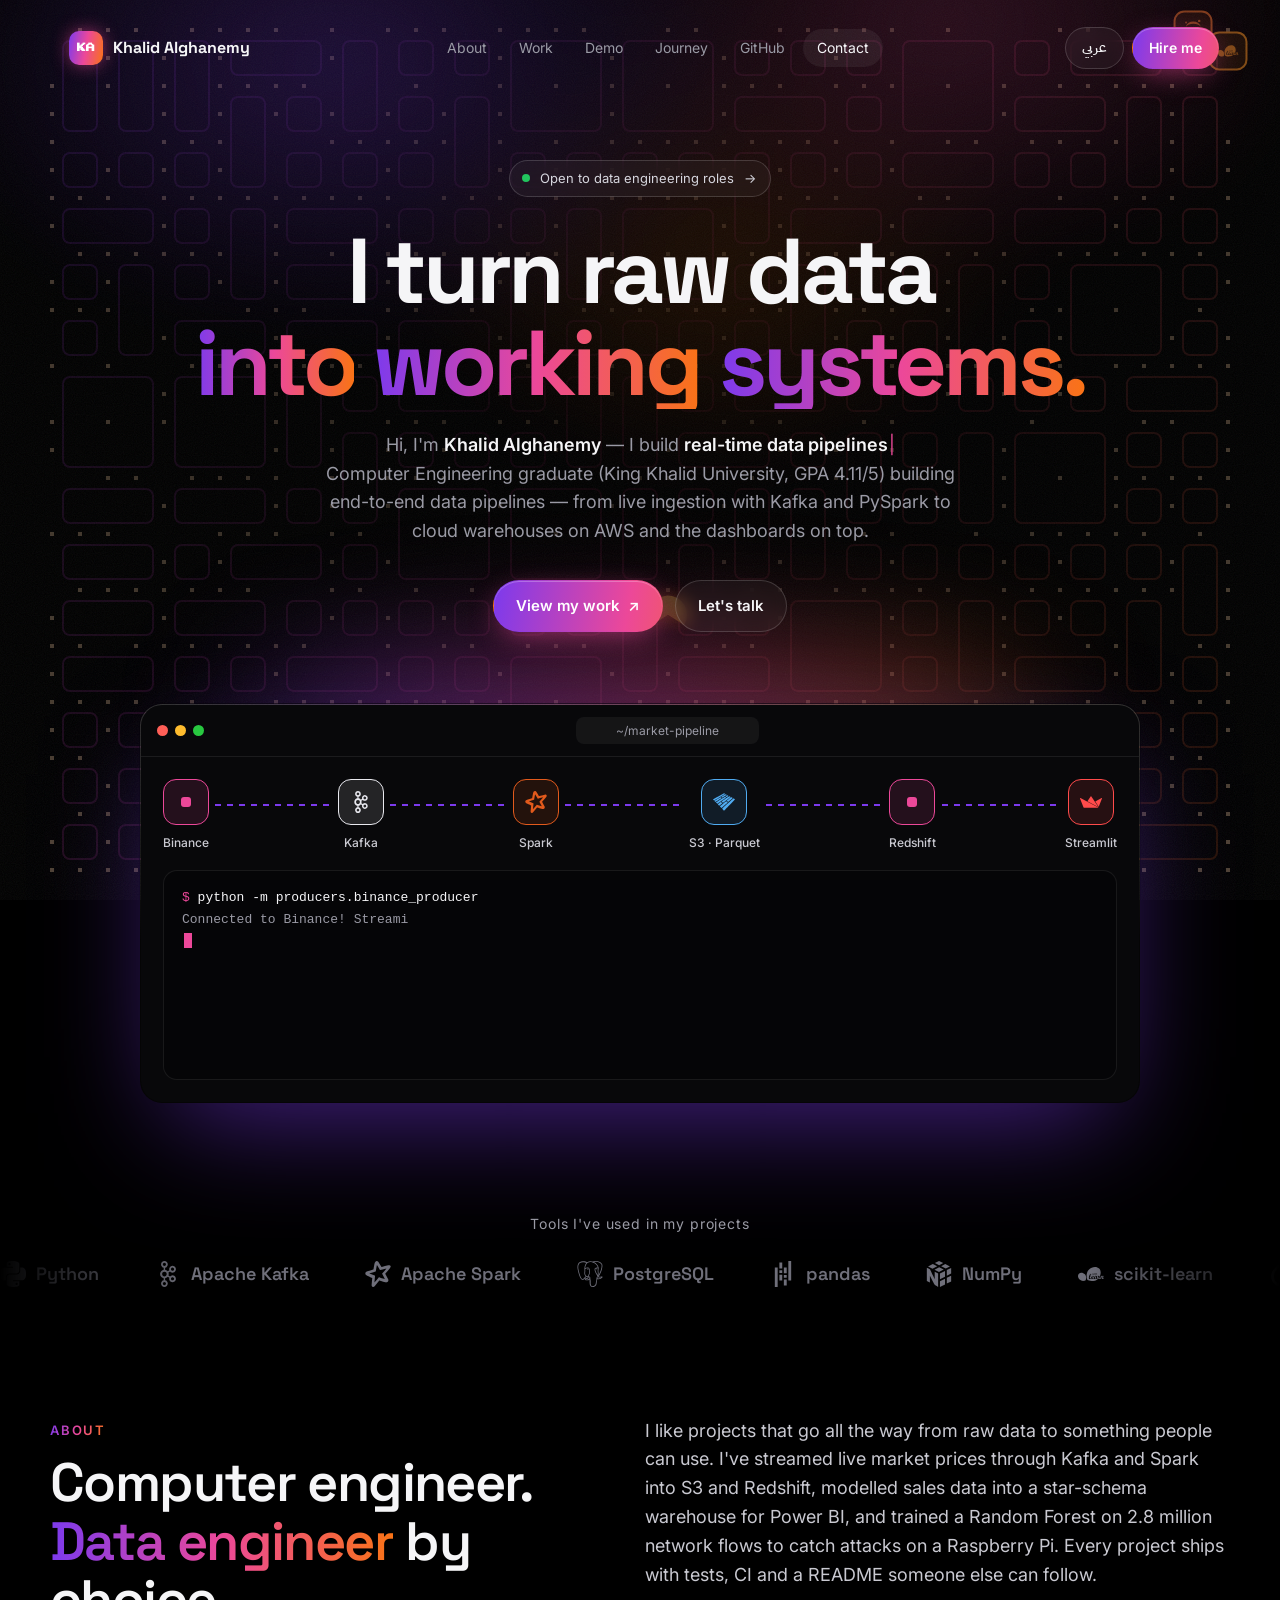
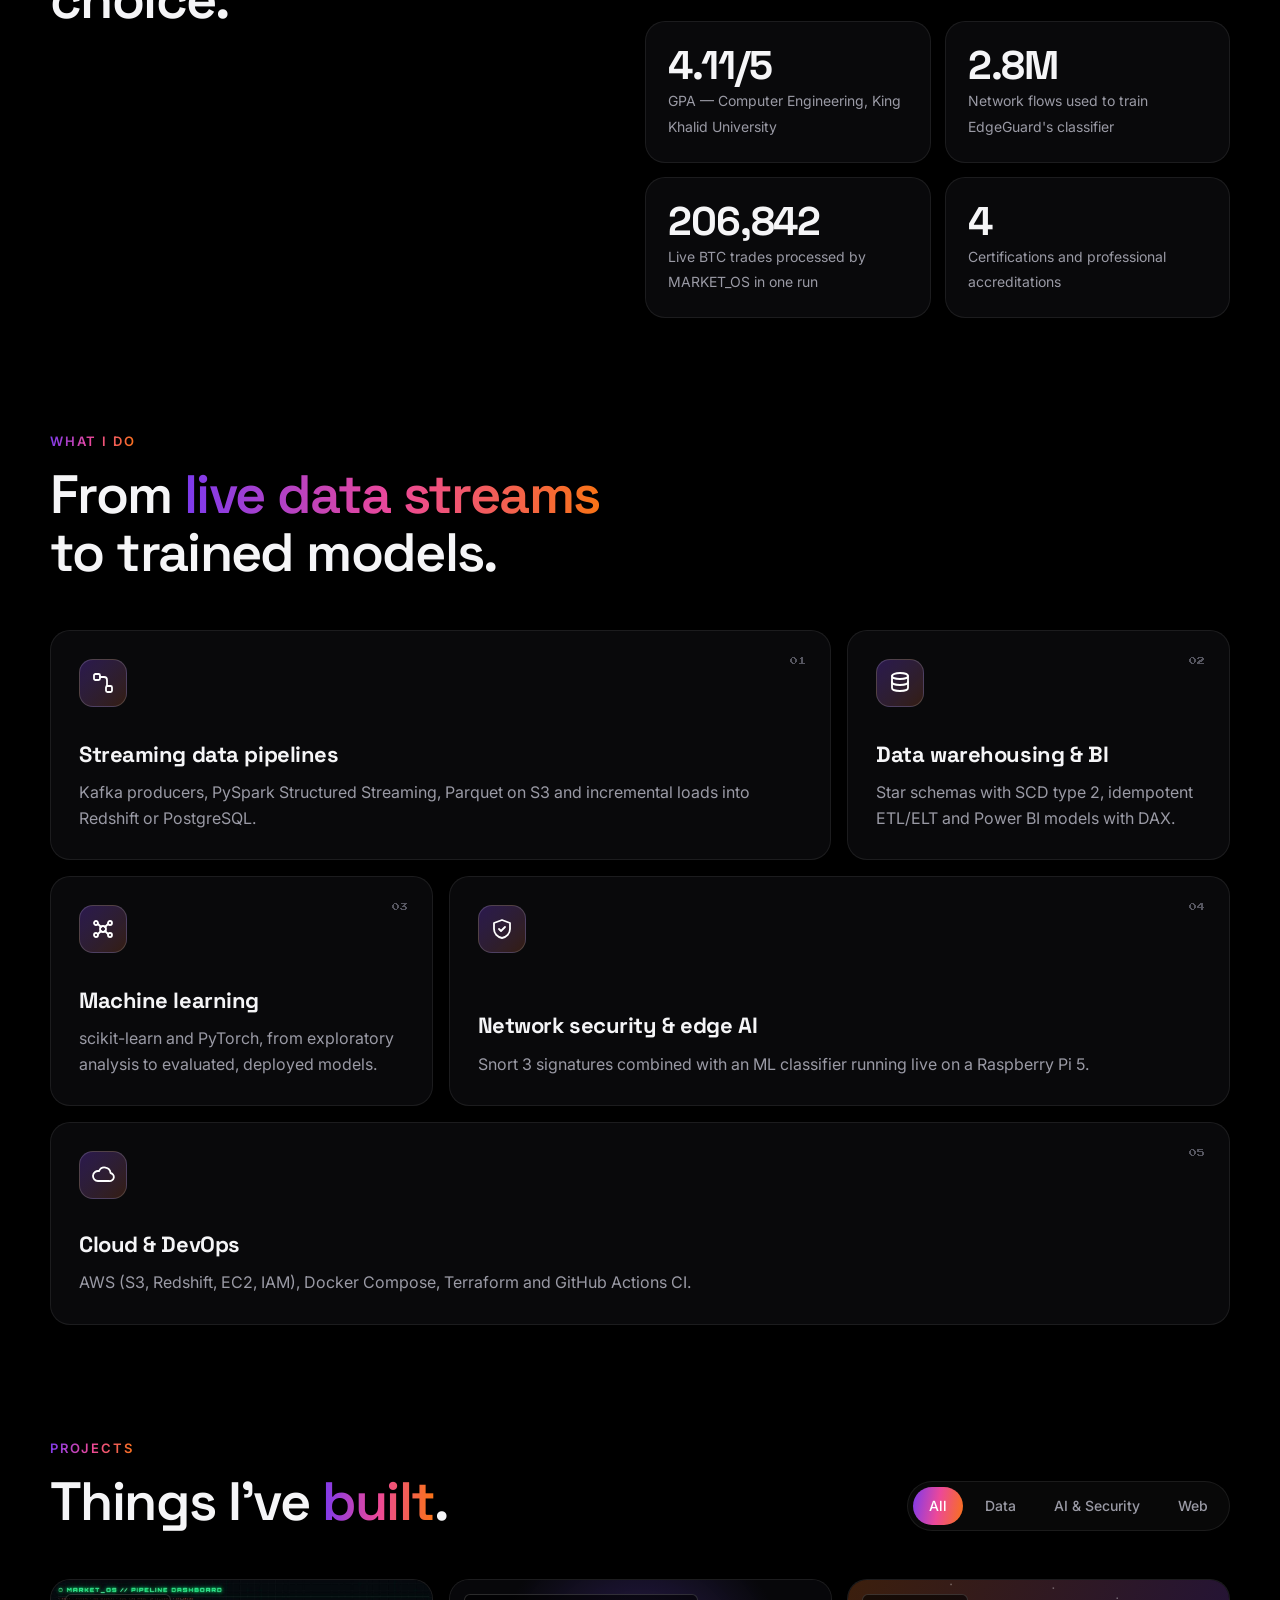
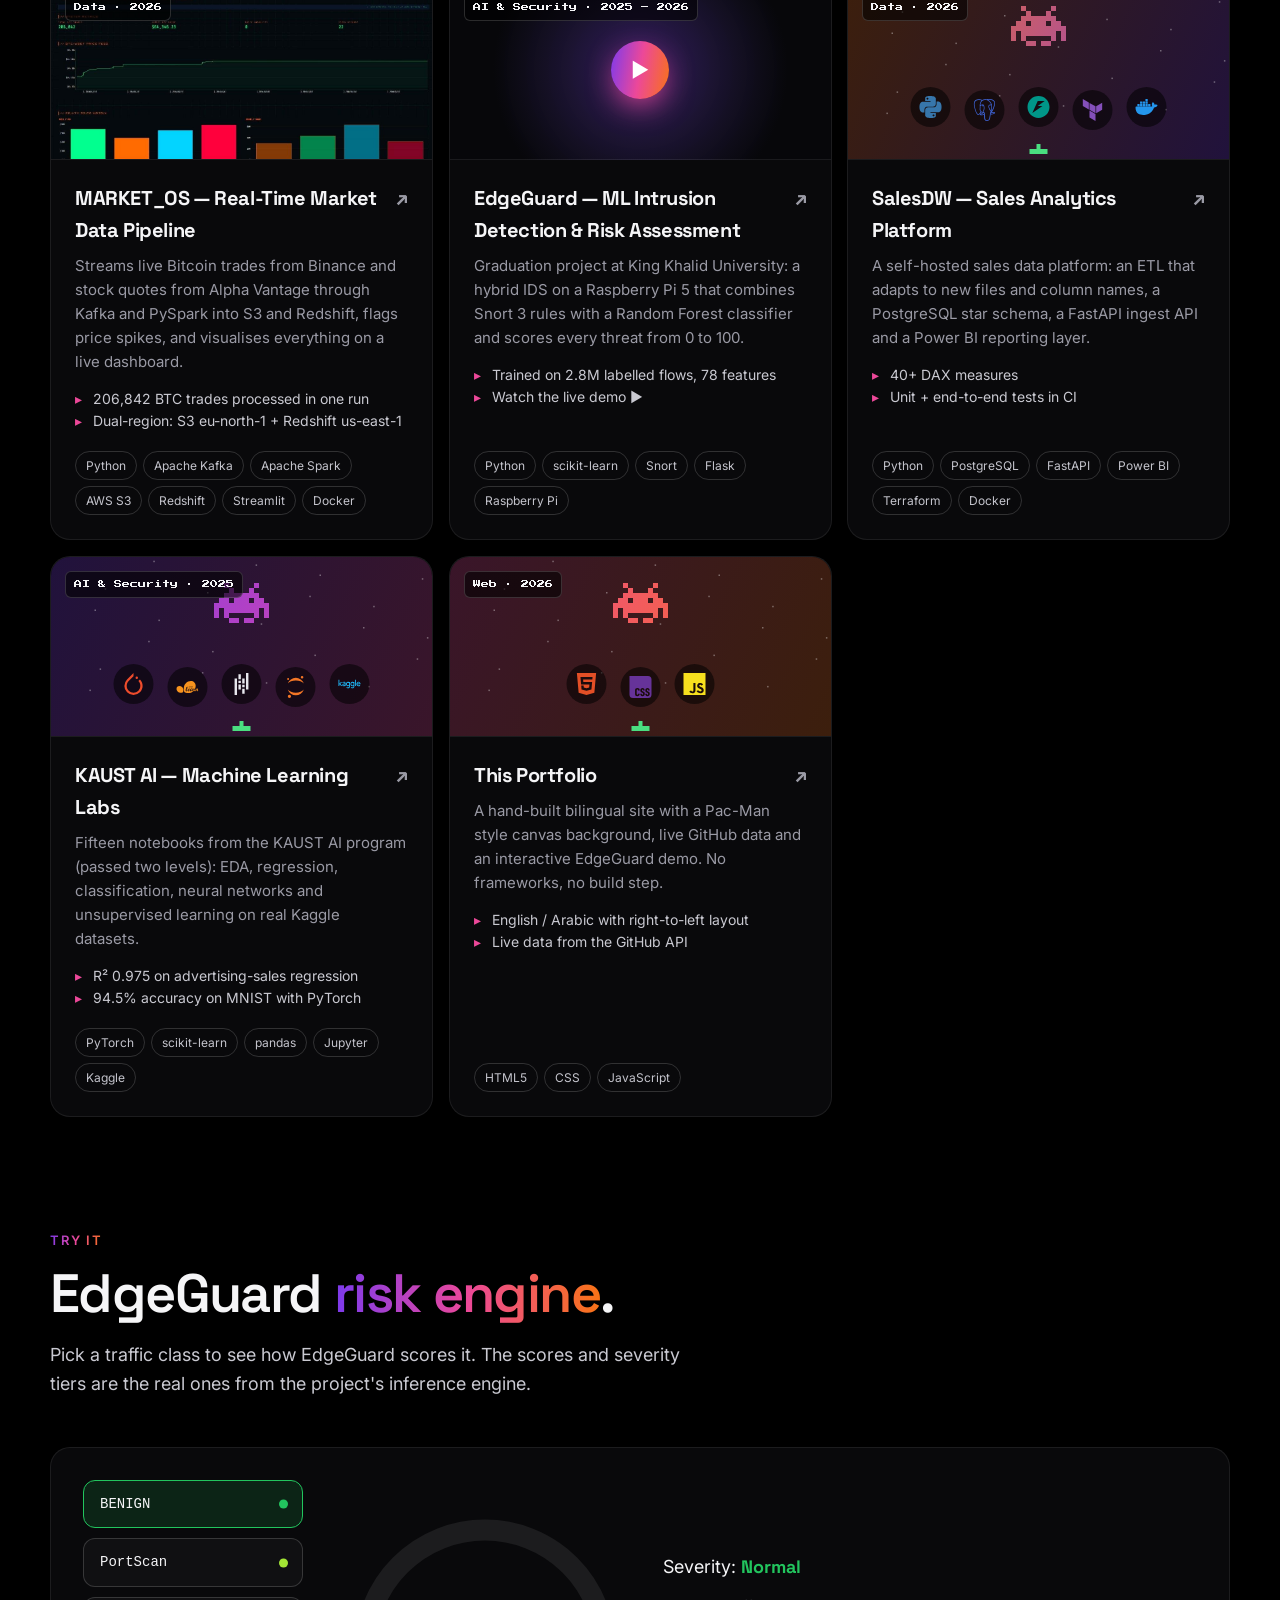
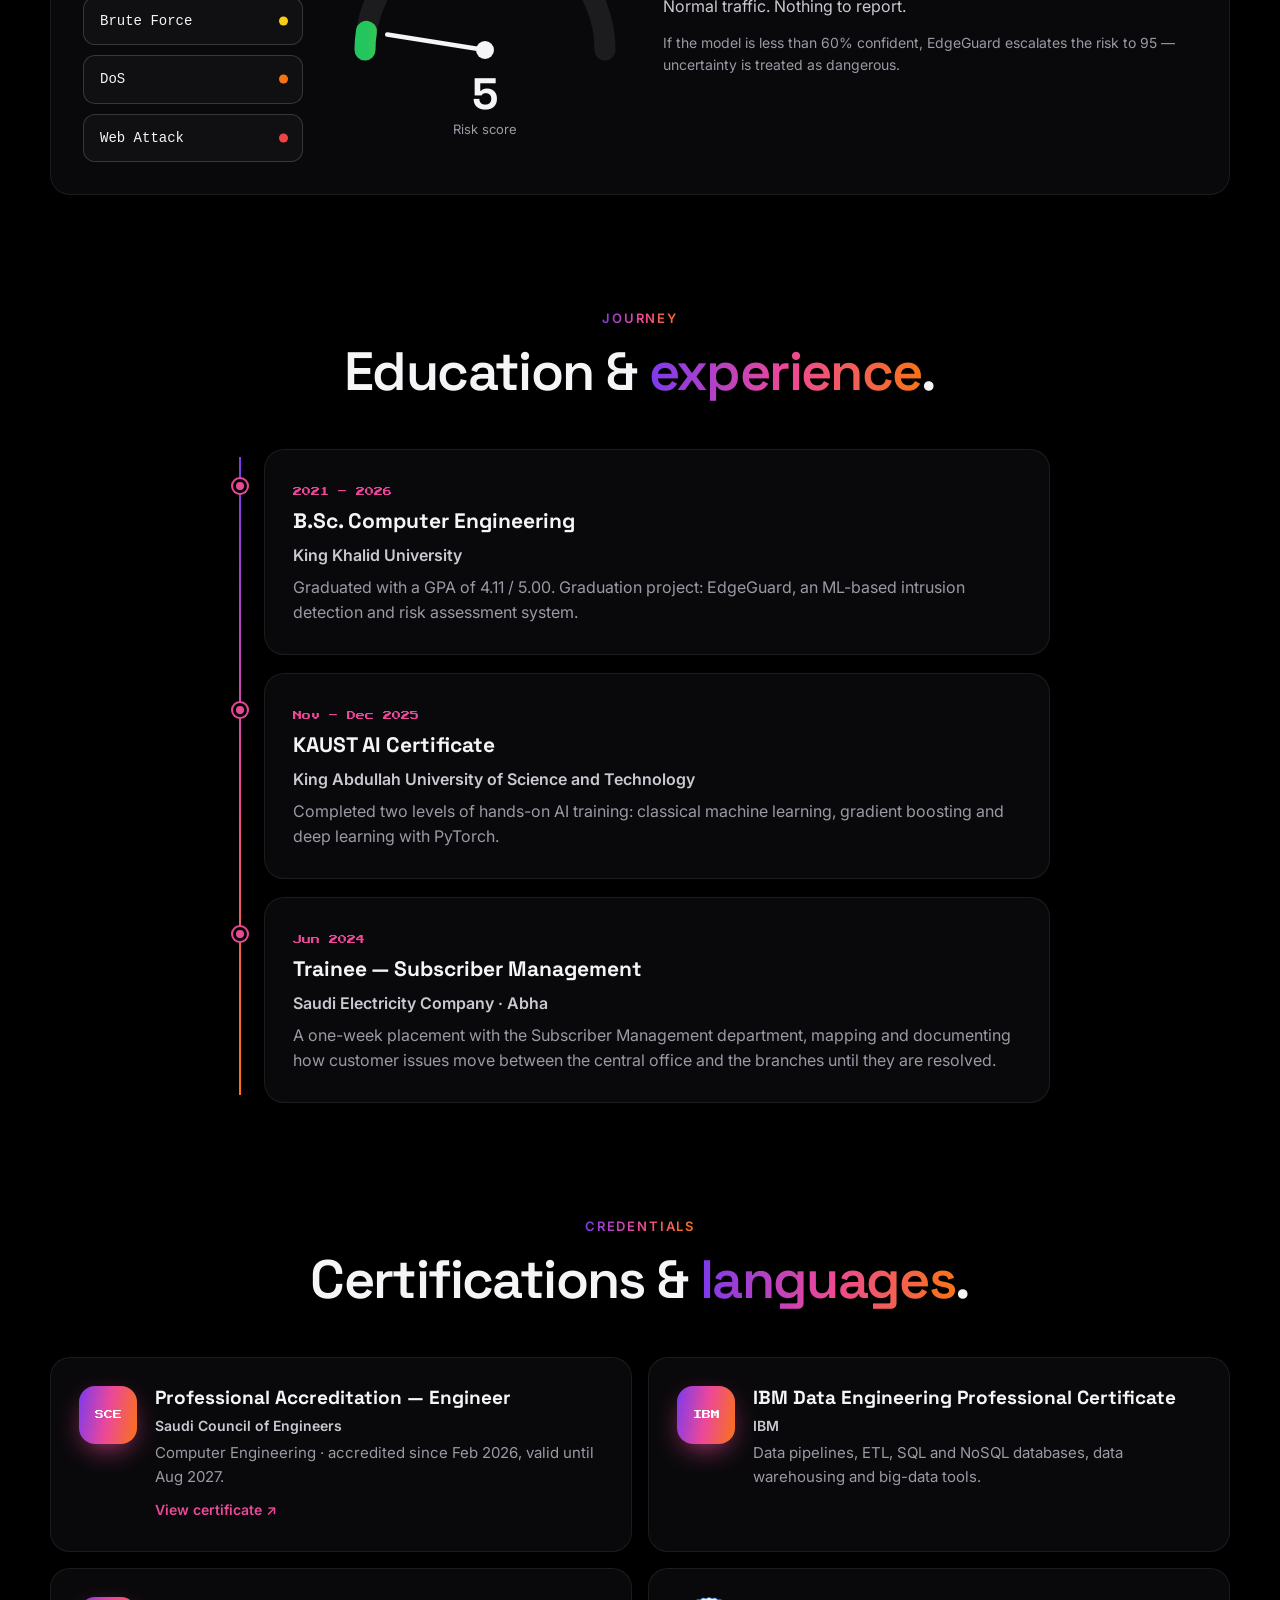
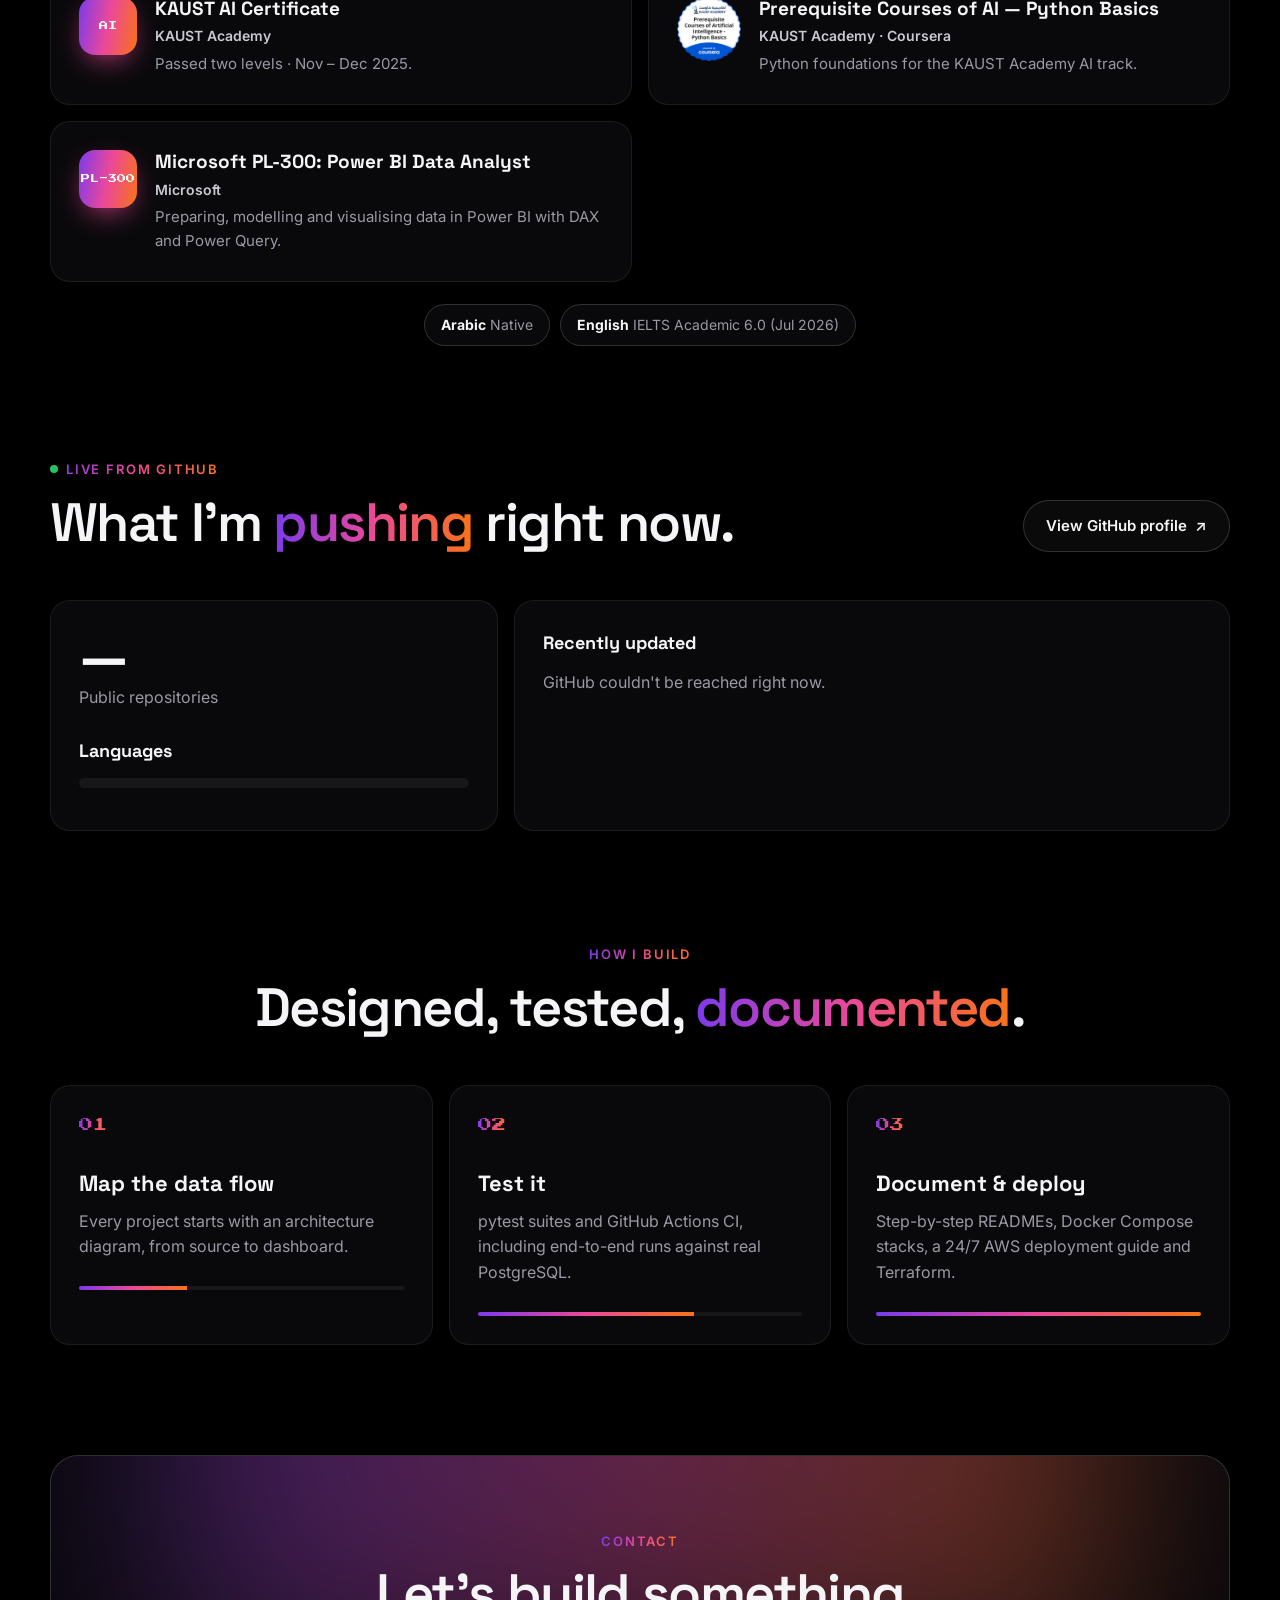
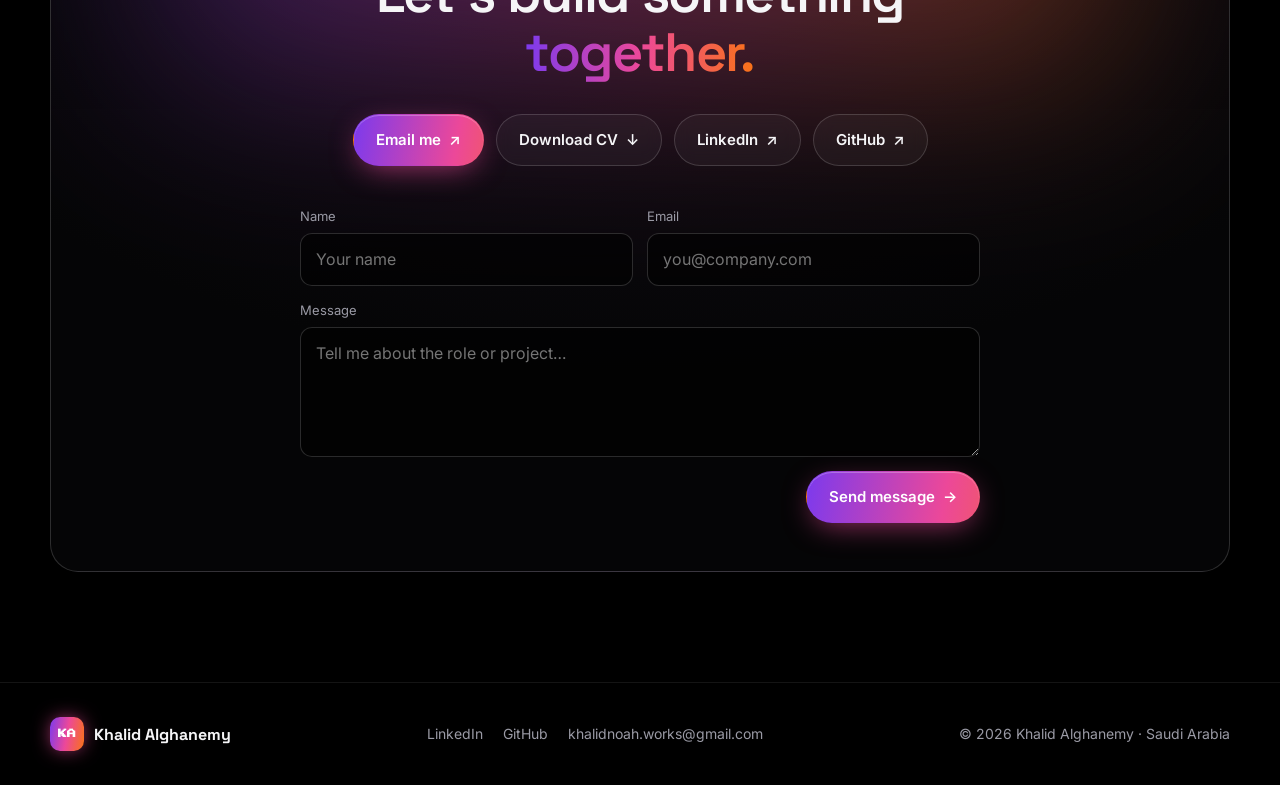
<file: portfolio/index.html>
<!doctype html>
<html lang="en">
<head>
  <meta charset="utf-8" />
  <meta name="viewport" content="width=device-width, initial-scale=1" />
  <title>Khalid Alghanemy — Data Engineer</title>
  <meta name="description" content="Khalid Alghanemy — Data Engineer and Computer Engineering graduate building real-time data pipelines, cloud data warehouses and machine-learning systems." />
  <meta name="theme-color" content="#000000" />
  <meta property="og:title" content="Khalid Alghanemy — Data Engineer" />
  <meta property="og:description" content="Real-time data pipelines, cloud data warehouses and ML-powered intrusion detection." />
  <meta property="og:image" content="assets/market-os-dashboard.png" />
  <link rel="icon" href="data:image/svg+xml,<svg xmlns='http://www.w3.org/2000/svg' viewBox='0 0 32 32'><path d='M16 16 L30 8 A16 16 0 1 0 30 24 Z' fill='%23a855f7'/></svg>" />

  <link rel="preconnect" href="https://fonts.googleapis.com" />
  <link rel="preconnect" href="https://fonts.gstatic.com" crossorigin />
  <link href="https://fonts.googleapis.com/css2?family=Inter:wght@400;500;600&family=Space+Grotesk:wght@500;600;700&family=Press+Start+2P&family=IBM+Plex+Sans+Arabic:wght@400;500;600;700&display=swap" rel="stylesheet" />

  <link rel="stylesheet" href="css/tokens.css" />
  <link rel="stylesheet" href="css/base.css" />
  <link rel="stylesheet" href="css/layout.css" />
  <link rel="stylesheet" href="css/sections.css" />
  <link rel="stylesheet" href="css/features.css" />
  <link rel="stylesheet" href="css/rtl.css" />
</head>
<body>
  <!-- Decorative background layers -->
  <canvas id="pacman-bg" class="pacman-bg" aria-hidden="true"></canvas>
  <div class="bg-glow" aria-hidden="true"></div>
  <div class="bg-grain" aria-hidden="true"></div>
  <div class="cursor-glow" aria-hidden="true"></div>

  <!-- ═══════════ Navigation ═══════════ -->
  <header class="nav" id="nav">
    <a href="#top" class="brand" aria-label="Home">
      <span class="brand-mark" data-initials></span>
      <span class="brand-name" data-name></span>
    </a>
    <nav class="nav-links" id="nav-links">
      <a href="#about" data-i18n="nav.about"></a>
      <a href="#work" data-i18n="nav.work"></a>
      <a href="#demo" data-i18n="nav.demo"></a>
      <a href="#journey" data-i18n="nav.journey"></a>
      <a href="#github" data-i18n="nav.github"></a>
      <a href="#contact" data-i18n="nav.contact"></a>
    </nav>
    <div class="nav-actions">
      <button class="btn btn-ghost btn-sm lang-toggle" id="lang-toggle" type="button" data-i18n="nav.language" data-i18n-label="nav.languageLabel"></button>
      <a href="#contact" class="btn btn-primary btn-sm" data-i18n="nav.hire"></a>
      <button class="menu-button" id="menu-button" type="button" aria-label="Menu" aria-controls="nav-links" aria-expanded="false">
        <span></span><span></span>
      </button>
    </div>
  </header>

  <main id="top">
    <!-- ═══════════ Hero ═══════════ -->
    <section class="hero">
      <a href="#contact" class="pill reveal">
        <span class="pill-dot"></span>
        <span data-i18n="hero.pill"></span>
        <span class="pill-arrow" aria-hidden="true">→</span>
      </a>

      <h1 class="hero-title reveal" id="hero-title"></h1>

      <p class="hero-subtitle reveal">
        <span data-i18n="hero.greeting"></span> <strong data-name></strong> <span data-i18n="hero.build"></span>
        <span class="typed-role" id="typed-role"></span><span class="caret" aria-hidden="true">|</span><br />
        <span id="hero-intro"></span>
      </p>

      <div class="hero-actions reveal">
        <a href="#work" class="btn btn-primary"><span data-i18n="hero.viewWork"></span> <span aria-hidden="true">↗</span></a>
        <a href="#contact" class="btn btn-ghost" data-i18n="hero.talk"></a>
      </div>

      <!-- Live preview of the MARKET_OS pipeline: data flow + real log lines -->
      <div class="mockup reveal" id="mockup">
        <div class="mockup-bar">
          <span class="dot"></span><span class="dot"></span><span class="dot"></span>
          <div class="mockup-url">~/market-pipeline</div>
        </div>
        <div class="mockup-body">
          <ol class="pipeline" id="pipeline" aria-label="MARKET_OS data flow"></ol>
          <pre class="terminal" id="terminal" aria-label="Sample output from the MARKET_OS project"></pre>
        </div>
      </div>
    </section>

    <!-- ═══════════ Logo marquee ═══════════ -->
    <section class="marquee-section" aria-label="Tools">
      <p class="marquee-caption" data-i18n="marquee.caption"></p>
      <div class="marquee"><div class="marquee-track" id="marquee"></div></div>
    </section>

    <!-- ═══════════ About ═══════════ -->
    <section class="section" id="about">
      <div class="about-grid">
        <div class="reveal">
          <p class="eyebrow" data-i18n="about.eyebrow"></p>
          <h2 class="section-title" data-i18n="about.title"></h2>
        </div>
        <div class="reveal">
          <p class="lead" id="about-text"></p>
          <div class="stats" id="stats"></div>
        </div>
      </div>
    </section>

    <!-- ═══════════ Services ═══════════ -->
    <section class="section" id="services">
      <div class="section-header reveal">
        <p class="eyebrow" data-i18n="services.eyebrow"></p>
        <h2 class="section-title" data-i18n="services.title"></h2>
      </div>
      <div class="services-grid" id="services-grid"></div>
    </section>

    <!-- ═══════════ Work ═══════════ -->
    <section class="section" id="work">
      <div class="section-header split reveal">
        <div>
          <p class="eyebrow" data-i18n="work.eyebrow"></p>
          <h2 class="section-title" data-i18n="work.title"></h2>
        </div>
        <div class="filters" id="project-filters" role="tablist" aria-label="Filter projects"></div>
      </div>
      <div class="projects-grid" id="projects-grid"></div>
    </section>

    <!-- ═══════════ EdgeGuard demo ═══════════ -->
    <section class="section" id="demo">
      <div class="section-header reveal">
        <p class="eyebrow" data-i18n="demo.eyebrow"></p>
        <h2 class="section-title" data-i18n="demo.title"></h2>
        <p class="lead section-intro" data-i18n="demo.intro"></p>
      </div>
      <div class="card demo reveal">
        <div class="demo-controls" id="demo-classes" role="radiogroup" aria-label="Traffic class"></div>
        <div class="demo-output">
          <div class="gauge">
            <svg viewBox="0 0 200 120" aria-hidden="true">
              <defs>
                <linearGradient id="gauge-gradient" x1="0" x2="1" y1="0" y2="0">
                  <stop offset="0" stop-color="#22c55e" />
                  <stop offset="0.5" stop-color="#facc15" />
                  <stop offset="1" stop-color="#ef4444" />
                </linearGradient>
              </defs>
              <path class="gauge-track" d="M20 100 A80 80 0 0 1 180 100" />
              <path class="gauge-fill" id="gauge-fill" d="M20 100 A80 80 0 0 1 180 100" pathLength="100" />
              <line class="gauge-needle" id="gauge-needle" x1="100" y1="100" x2="100" y2="34" />
              <circle cx="100" cy="100" r="6" class="gauge-hub" />
            </svg>
            <div class="gauge-readout">
              <b id="demo-score">0</b>
              <span data-i18n="demo.score"></span>
            </div>
          </div>
          <div class="demo-details" aria-live="polite">
            <p class="demo-level"><span data-i18n="demo.level"></span>: <b id="demo-level"></b></p>
            <p class="demo-description" id="demo-description"></p>
            <pre class="demo-rule" id="demo-rule" hidden></pre>
            <p class="demo-note muted small" data-i18n="demo.note"></p>
          </div>
        </div>
      </div>
    </section>

    <!-- ═══════════ Journey ═══════════ -->
    <section class="section narrow" id="journey">
      <div class="section-header centered reveal">
        <p class="eyebrow" data-i18n="journey.eyebrow"></p>
        <h2 class="section-title" data-i18n="journey.title"></h2>
      </div>
      <ol class="timeline" id="timeline"></ol>
    </section>

    <!-- ═══════════ Certifications ═══════════ -->
    <section class="section" id="certifications">
      <div class="section-header centered reveal">
        <p class="eyebrow" data-i18n="certs.eyebrow"></p>
        <h2 class="section-title" data-i18n="certs.title"></h2>
      </div>
      <div class="certs-grid" id="certs-grid"></div>
      <div class="languages reveal" id="languages"></div>
    </section>

    <!-- ═══════════ Live GitHub ═══════════ -->
    <section class="section" id="github">
      <div class="section-header split reveal">
        <div>
          <p class="eyebrow"><span class="live-dot" aria-hidden="true"></span><span data-i18n="github.eyebrow"></span></p>
          <h2 class="section-title" data-i18n="github.title"></h2>
        </div>
        <a class="btn btn-ghost" id="github-profile" target="_blank" rel="noopener"><span data-i18n="github.profile"></span> <span aria-hidden="true">↗</span></a>
      </div>
      <div class="github-grid reveal" id="github-live" aria-busy="true">
        <div class="card github-summary">
          <b id="github-repo-count">—</b>
          <span data-i18n="github.repos"></span>
          <h3 data-i18n="github.languages"></h3>
          <div class="language-bar" id="github-language-bar"></div>
          <ul class="language-legend" id="github-language-legend"></ul>
        </div>
        <div class="card github-recent">
          <h3 data-i18n="github.recent"></h3>
          <ul class="repo-list" id="github-repos"></ul>
        </div>
      </div>
    </section>

    <!-- ═══════════ Process ═══════════ -->
    <section class="section" id="process">
      <div class="section-header centered reveal">
        <p class="eyebrow" data-i18n="process.eyebrow"></p>
        <h2 class="section-title" data-i18n="process.title"></h2>
      </div>
      <div class="steps-grid" id="process-steps"></div>
    </section>

    <!-- ═══════════ Contact ═══════════ -->
    <section class="section" id="contact">
      <div class="cta reveal">
        <div class="cta-glow" aria-hidden="true"></div>
        <p class="eyebrow" data-i18n="contact.eyebrow"></p>
        <h2 class="section-title" data-i18n="contact.title"></h2>
        <div class="contact-links" id="contact-links"></div>

        <form class="contact-form" id="contact-form" novalidate hidden>
          <div class="field">
            <label for="contact-name" data-i18n="form.name"></label>
            <input id="contact-name" name="name" required autocomplete="name" data-i18n-placeholder="form.namePlaceholder" />
          </div>
          <div class="field">
            <label for="contact-email" data-i18n="form.email"></label>
            <input id="contact-email" name="email" type="email" dir="ltr" required autocomplete="email" data-i18n-placeholder="form.emailPlaceholder" />
          </div>
          <div class="field full">
            <label for="contact-message" data-i18n="form.message"></label>
            <textarea id="contact-message" name="message" rows="4" required data-i18n-placeholder="form.messagePlaceholder"></textarea>
          </div>
          <div class="field full form-footer">
            <span class="form-status" id="form-status" role="status"></span>
            <button class="btn btn-primary" type="submit"><span data-i18n="form.send"></span> <span class="arrow" aria-hidden="true">→</span></button>
          </div>
        </form>
      </div>
    </section>
  </main>

  <!-- ═══════════ Footer ═══════════ -->
  <footer class="footer">
    <div class="footer-inner">
      <a href="#top" class="brand"><span class="brand-mark" data-initials></span><span class="brand-name" data-name></span></a>
      <div class="footer-links" id="socials"></div>
      <p class="muted small">© <span id="year"></span> <span data-name></span> · <span id="footer-location"></span></p>
    </div>
  </footer>

  <!-- Project case study (filled by js/case-study.js) -->
  <dialog class="case-study" id="case-study" aria-labelledby="case-study-title">
    <div class="case-study-inner" id="case-study-content"></div>
  </dialog>

  <!-- Data -->
  <script src="js/logos-data.js"></script>
  <script src="js/content/shared.js"></script>
  <script src="js/content/en.js"></script>
  <script src="js/content/ar.js"></script>
  <!-- Shared helpers (defines window.App) -->
  <script src="js/core.js"></script>
  <script src="js/i18n.js"></script>
  <!-- Features -->
  <script src="js/pacman-background.js"></script>
  <script src="js/sections.js"></script>
  <script src="js/hero.js"></script>
  <script src="js/projects.js"></script>
  <script src="js/case-study.js"></script>
  <script src="js/edgeguard-demo.js"></script>
  <script src="js/github-live.js"></script>
  <script src="js/effects.js"></script>
  <script src="js/nav.js"></script>
  <script src="js/contact-form.js"></script>
  <!-- Start everything -->
  <script src="js/main.js"></script>
</body>
</html>
</file>
<file: portfolio/css/tokens.css>
/* ─────────────────────────────────────────────────────────────
   Design tokens. Change the three gradient stops to re-theme the
   whole site — text, buttons, glows and the background animation
   all read from these.
   ───────────────────────────────────────────────────────────── */
:root {
  /* Brand gradient */
  --g1: #7c3aed; /* violet */
  --g2: #ec4899; /* pink   */
  --g3: #f97316; /* orange */
  --gradient: linear-gradient(100deg, var(--g1) 0%, var(--g2) 50%, var(--g3) 100%);
  /* Mirrored version so animated text can sweep back and forth without a seam */
  --gradient-loop: linear-gradient(90deg, var(--g1), var(--g2), var(--g3), var(--g2), var(--g1));

  /* Surfaces */
  --bg: #000;
  --surface: rgba(12, 12, 15, 0.75);
  --surface-raised: rgba(255, 255, 255, 0.03);
  --border: rgba(255, 255, 255, 0.08);
  --border-strong: rgba(255, 255, 255, 0.16);

  /* Text */
  --text: #f5f5f7;
  --text-soft: #c9c9d1;
  --muted: #9a9aa5;
  --success: #4ade80;
  --danger: #f43f5e;

  /* Shape & size */
  --radius: 20px;
  --radius-sm: 12px;
  --max-width: 1180px;
  --gutter: 16px;
  --section-space: 110px;

  /* Type */
  --font-body: "Inter", system-ui, -apple-system, "Segoe UI", Roboto, sans-serif;
  --font-display: "Space Grotesk", var(--font-body);
  --font-pixel: "Press Start 2P", ui-monospace, monospace;

  /* Motion */
  --ease-out: cubic-bezier(0.2, 0.8, 0.2, 1);

  color-scheme: dark;
}
</file>
<file: portfolio/css/base.css>
/* ─────────────────────────────────────────────────────────────
   Base: reset, background layers, utilities, buttons, cards and
   the reveal-on-scroll animation.
   ───────────────────────────────────────────────────────────── */

/* ── Reset ─────────────────────────────────────────────────── */
*, *::before, *::after { box-sizing: border-box; }
html { scroll-behavior: smooth; scroll-padding-top: 90px; }
body {
  margin: 0;
  background: var(--bg);
  color: var(--text);
  font-family: var(--font-body);
  font-size: 16px;
  line-height: 1.6;
  -webkit-font-smoothing: antialiased;
  overflow-x: hidden;
}
img, svg, canvas { display: block; max-width: 100%; }
a { color: inherit; text-decoration: none; }
button { font: inherit; color: inherit; }
[hidden] { display: none !important; }
::selection { background: var(--g2); color: #fff; }

:focus-visible { outline: 2px solid var(--g2); outline-offset: 3px; }

/* ── Background layers (fixed, behind the page) ────────────── */
.pacman-bg {
  position: fixed;
  inset: 0;
  width: 100%;
  height: 100%;
  z-index: 0;
  opacity: 0.55;
  pointer-events: none;
}

.bg-glow {
  position: fixed;
  inset: -20vh -10vw auto;
  height: 90vh;
  z-index: 0;
  pointer-events: none;
  opacity: 0.55;
  filter: blur(40px);
  background:
    radial-gradient(40% 50% at 30% 30%, color-mix(in srgb, var(--g1) 45%, transparent), transparent 70%),
    radial-gradient(35% 45% at 70% 25%, color-mix(in srgb, var(--g2) 35%, transparent), transparent 70%),
    radial-gradient(30% 40% at 55% 55%, color-mix(in srgb, var(--g3) 22%, transparent), transparent 70%);
  will-change: transform;
  animation: drift 18s ease-in-out infinite alternate;
}

.bg-grain {
  position: fixed;
  inset: 0;
  z-index: 1;
  pointer-events: none;
  opacity: 0.06;
  background-image: url("data:image/svg+xml,%3Csvg xmlns='http://www.w3.org/2000/svg' width='160' height='160'%3E%3Cfilter id='n'%3E%3CfeTurbulence type='fractalNoise' baseFrequency='.9' numOctaves='3'/%3E%3C/filter%3E%3Crect width='100%25' height='100%25' filter='url(%23n)'/%3E%3C/svg%3E");
}

.cursor-glow {
  position: fixed;
  left: 0;
  top: 0;
  width: 520px;
  height: 520px;
  z-index: 1;
  pointer-events: none;
  border-radius: 50%;
  background: radial-gradient(circle, color-mix(in srgb, var(--g2) 14%, transparent), transparent 65%);
  transform: translate(-50%, -50%) translate(var(--glow-x, -999px), var(--glow-y, -999px));
}

/* Page content sits above the background layers */
main, .nav, .footer { position: relative; z-index: 2; }

@keyframes drift {
  to { transform: translate3d(3vw, 4vh, 0) scale(1.08); }
}

/* ── Utilities ─────────────────────────────────────────────── */
/* Gradient text that slowly sweeps from one end to the other and back.
   `box-decoration-break: clone` keeps the colours continuous when
   the text wraps onto a second line. */
.gradient-text {
  background-image: var(--gradient-loop);
  background-size: 200% 100%;
  -webkit-background-clip: text;
  background-clip: text;
  color: transparent;
  -webkit-box-decoration-break: clone;
  box-decoration-break: clone;
  animation: gradient-sweep 8s ease-in-out infinite alternate;
}
@keyframes gradient-sweep {
  from { background-position: 0% 50%; }
  to   { background-position: 100% 50%; }
}

.eyebrow {
  display: inline-block;
  margin: 0 0 14px;
  font-size: 13px;
  font-weight: 600;
  letter-spacing: 0.14em;
  text-transform: uppercase;
  background: var(--gradient);
  -webkit-background-clip: text;
  background-clip: text;
  color: transparent;
}
.muted { color: var(--muted); }
.small { font-size: 14px; }

/* ── Buttons ───────────────────────────────────────────────── */
.btn {
  display: inline-flex;
  align-items: center;
  gap: 8px;
  padding: 13px 22px;
  border: 1px solid transparent;
  border-radius: 999px;
  font-size: 15px;
  font-weight: 600;
  white-space: nowrap;
  cursor: pointer;
  transition: transform 0.2s ease, box-shadow 0.3s ease, background 0.3s ease;
}
.btn:hover { transform: translateY(-2px); }
.btn-sm { padding: 9px 16px; font-size: 14px; }

.btn-primary {
  color: #fff;
  background: var(--gradient);
  background-size: 160% auto;
  box-shadow: 0 8px 30px -8px color-mix(in srgb, var(--g2) 70%, transparent), inset 0 1px 0 rgba(255, 255, 255, 0.25);
}
.btn-primary:hover {
  background-position: right center;
  box-shadow: 0 14px 40px -8px color-mix(in srgb, var(--g2) 85%, transparent), inset 0 1px 0 rgba(255, 255, 255, 0.25);
}

.btn-ghost { background: rgba(255, 255, 255, 0.04); border-color: var(--border-strong); backdrop-filter: blur(8px); }
.btn-ghost:hover { background: rgba(255, 255, 255, 0.08); }

/* ── Card with pointer spotlight ───────────────────────────── */
/* --pointer-x / --pointer-y are set from js/effects.js */
.card {
  position: relative;
  isolation: isolate;
  overflow: hidden;
  padding: 28px;
  border: 1px solid var(--border);
  border-radius: var(--radius);
  background: var(--surface);
  backdrop-filter: blur(6px);
  -webkit-backdrop-filter: blur(6px);
  transition: border-color 0.3s, transform 0.3s;
}
.card::before,
.card::after {
  content: "";
  position: absolute;
  inset: 0;
  border-radius: inherit;
  pointer-events: none;
  opacity: 0;
  transition: opacity 0.3s;
}
/* soft fill */
.card::before {
  z-index: -1;
  background: radial-gradient(420px circle at var(--pointer-x, 50%) var(--pointer-y, 50%),
    color-mix(in srgb, var(--g2) 16%, transparent), transparent 45%);
}
/* glowing border */
.card::after {
  padding: 1px;
  background: radial-gradient(300px circle at var(--pointer-x, 50%) var(--pointer-y, 50%),
    var(--g2), var(--g1) 40%, transparent 70%);
  -webkit-mask: linear-gradient(#000 0 0) content-box, linear-gradient(#000 0 0);
  -webkit-mask-composite: xor;
  mask-composite: exclude;
}
.card:hover::before,
.card:hover::after { opacity: 1; }

/* ── Reveal on scroll (class added by js/effects.js) ───────── */
.reveal {
  opacity: 0;
  transform: translateY(28px);
  transition: opacity 0.9s var(--ease-out), transform 0.9s var(--ease-out);
}
.reveal.in-view { opacity: 1; transform: none; }

/* ── Reduced motion ────────────────────────────────────────── */
@media (prefers-reduced-motion: reduce) {
  *, *::before, *::after {
    animation-duration: 0.001ms !important;
    animation-iteration-count: 1 !important;
    transition-duration: 0.001ms !important;
  }
  .reveal { opacity: 1; transform: none; }
}
</file>
<file: portfolio/css/layout.css>
/* ─────────────────────────────────────────────────────────────
   Layout: navigation, section shell and footer.
   ───────────────────────────────────────────────────────────── */

/* ── Navigation ────────────────────────────────────────────── */
.nav {
  position: fixed;
  top: 16px;
  left: 50%;
  z-index: 50;
  display: flex;
  align-items: center;
  justify-content: space-between;
  gap: 16px;
  width: min(var(--max-width), calc(100% - 2 * var(--gutter)));
  padding: 10px 10px 10px 18px;
  border: 1px solid transparent;
  border-radius: 999px;
  transform: translateX(-50%);
  transition: background 0.3s, border-color 0.3s, box-shadow 0.3s;
}
.nav.scrolled {
  background: rgba(10, 10, 12, 0.72);
  border-color: var(--border);
  backdrop-filter: blur(16px) saturate(140%);
  -webkit-backdrop-filter: blur(16px) saturate(140%);
  box-shadow: 0 10px 40px -10px rgba(0, 0, 0, 0.8);
}

.brand { display: flex; align-items: center; gap: 10px; font-family: var(--font-display); font-weight: 700; }
.brand-mark {
  display: grid;
  place-items: center;
  width: 34px;
  height: 34px;
  border-radius: 10px;
  background: var(--gradient);
  color: #fff;
  font-family: var(--font-pixel);
  font-size: 9px;
  box-shadow: 0 0 20px -4px var(--g2);
}

.nav-links { display: flex; gap: 4px; }
.nav-links a {
  padding: 8px 14px;
  border-radius: 999px;
  color: var(--muted);
  font-size: 14px;
  transition: color 0.2s, background 0.2s;
}
.nav-links a:hover,
.nav-links a.active { color: var(--text); background: rgba(255, 255, 255, 0.06); }

.nav-actions { display: flex; align-items: center; gap: 8px; }

/* Two-line hamburger that turns into an × when open */
.menu-button {
  display: none;
  position: relative;
  width: 40px;
  height: 40px;
  border: 1px solid var(--border-strong);
  border-radius: 50%;
  background: rgba(255, 255, 255, 0.04);
  cursor: pointer;
}
.menu-button span {
  position: absolute;
  left: 12px;
  right: 12px;
  height: 2px;
  border-radius: 2px;
  background: var(--text);
  transition: transform 0.3s, top 0.3s;
}
.menu-button span:first-child { top: 15px; }
.menu-button span:last-child { top: 23px; }
.menu-button[aria-expanded="true"] span:first-child { top: 19px; transform: rotate(45deg); }
.menu-button[aria-expanded="true"] span:last-child { top: 19px; transform: rotate(-45deg); }

/* ── Section shell ─────────────────────────────────────────── */
.section {
  width: min(var(--max-width), calc(100% - 2 * var(--gutter)));
  margin: 0 auto;
  padding-top: var(--section-space);
}
.section.narrow { width: min(820px, calc(100% - 2 * var(--gutter))); }

.section-header { margin-bottom: 48px; }
.section-header.centered { text-align: center; }
.section-header.split {
  display: flex;
  flex-wrap: wrap;
  align-items: flex-end;
  justify-content: space-between;
  gap: 24px;
}

.section-title {
  margin: 0;
  font-family: var(--font-display);
  font-size: clamp(32px, 4.6vw, 54px);
  font-weight: 600;
  line-height: 1.08;
  letter-spacing: -0.03em;
}
.lead { margin: 0 0 32px; color: var(--text-soft); font-size: 18px; }

/* ── Footer ────────────────────────────────────────────────── */
.footer {
  margin-top: var(--section-space);
  border-top: 1px solid var(--border);
  background: rgba(0, 0, 0, 0.6);
}
.footer-inner {
  display: flex;
  flex-wrap: wrap;
  align-items: center;
  justify-content: space-between;
  gap: 20px;
  width: min(var(--max-width), calc(100% - 2 * var(--gutter)));
  margin: 0 auto;
  padding: 34px 0;
}
.footer-links { display: flex; gap: 20px; }
.footer-links a { color: var(--muted); font-size: 14px; transition: color 0.2s; }
.footer-links a:hover { color: var(--text); }
.footer p { margin: 0; }

/* ── Responsive ────────────────────────────────────────────── */
@media (max-width: 960px) {
  .nav { background: rgba(10, 10, 12, 0.72); border-color: var(--border); backdrop-filter: blur(16px); }
  .menu-button { display: block; }

  /* links collapse into a dropdown panel */
  .nav-links {
    position: absolute;
    top: calc(100% + 10px);
    left: 0;
    right: 0;
    flex-direction: column;
    padding: 10px;
    border: 1px solid var(--border);
    border-radius: var(--radius);
    background: rgba(10, 10, 12, 0.95);
    opacity: 0;
    pointer-events: none;
    transform: translateY(-8px);
    transition: opacity 0.25s, transform 0.25s;
  }
  .nav-links.open { opacity: 1; pointer-events: auto; transform: none; }
  .nav-links a { padding: 12px 16px; }
}

@media (max-width: 640px) {
  :root { --section-space: 84px; }
  .brand-name { display: none; }
}
</file>
<file: portfolio/css/sections.css>
/* ─────────────────────────────────────────────────────────────
   Page sections, in the order they appear.
   ───────────────────────────────────────────────────────────── */

/* ═══════════ Hero ═══════════ */
.hero {
  display: flex;
  flex-direction: column;
  align-items: center;
  width: min(var(--max-width), calc(100% - 2 * var(--gutter)));
  margin: 0 auto;
  padding: 160px 0 40px;
  text-align: center;
}

.pill {
  display: inline-flex;
  align-items: center;
  gap: 10px;
  padding: 7px 14px 7px 12px;
  border: 1px solid var(--border-strong);
  border-radius: 999px;
  background: rgba(255, 255, 255, 0.04);
  backdrop-filter: blur(10px);
  color: #d6d6de;
  font-size: 13px;
  transition: border-color 0.3s, background 0.3s;
}
.pill:hover { border-color: color-mix(in srgb, var(--g2) 60%, transparent); background: rgba(255, 255, 255, 0.07); }
.pill-dot {
  width: 8px;
  height: 8px;
  border-radius: 50%;
  background: #22c55e;
  animation: ping 2s infinite;
}
@keyframes ping {
  0%   { box-shadow: 0 0 0 0 rgba(34, 197, 94, 0.6); }
  70%  { box-shadow: 0 0 0 8px rgba(34, 197, 94, 0); }
  100% { box-shadow: 0 0 0 0 rgba(34, 197, 94, 0); }
}

.hero-title {
  margin: 28px 0 22px;
  font-family: var(--font-display);
  font-size: clamp(42px, 7.6vw, 92px);
  font-weight: 700;
  line-height: 1;
  letter-spacing: -0.045em;
}
.hero-title .line { display: block; }
/* each word rises in; delays are set inline by js/hero.js */
.hero-title .word {
  display: inline-block;
  opacity: 0;
  transform: translateY(40px) rotate(4deg);
  filter: blur(8px);
  animation: word-in 0.9s var(--ease-out) forwards;
}
.hero-title .word.gradient-text {
  animation: word-in 0.9s var(--ease-out) forwards, gradient-sweep 8s ease-in-out infinite alternate;
}
@keyframes word-in {
  to { opacity: 1; transform: none; filter: none; }
}

.hero-subtitle { max-width: 640px; margin: 0 0 34px; color: var(--muted); font-size: 18px; }
.hero-subtitle strong,
.typed-role { color: var(--text); font-weight: 600; }
.caret { margin-left: 1px; color: var(--g2); animation: blink 1s steps(1) infinite; }
@keyframes blink { 50% { opacity: 0; } }

.hero-actions { display: flex; flex-wrap: wrap; justify-content: center; gap: 12px; }

/* ── Dashboard mockup ── */
/* --tilt and --scale are driven by scroll position in js/hero.js */
.mockup {
  position: relative;
  width: 100%;
  max-width: 1000px;
  margin-top: 72px;
  padding: 1px; /* gradient border */
  border-radius: 22px;
  background: linear-gradient(180deg, rgba(255, 255, 255, 0.18), rgba(255, 255, 255, 0.02) 60%);
  box-shadow: 0 40px 120px -30px color-mix(in srgb, var(--g1) 60%, transparent), 0 0 0 1px rgba(0, 0, 0, 0.6);
  transform: perspective(1400px) rotateX(var(--tilt, 14deg)) scale(var(--scale, 0.94));
  transform-origin: top center;
  transition: transform 0.15s linear, opacity 0.9s var(--ease-out);
}
.mockup::before { /* coloured halo above the window */
  content: "";
  position: absolute;
  inset: -40px 10% auto;
  z-index: -1;
  height: 120px;
  border-radius: 50%;
  background: var(--gradient);
  filter: blur(70px);
  opacity: 0.55;
}

.mockup-bar {
  display: flex;
  align-items: center;
  gap: 7px;
  padding: 12px 16px;
  border-bottom: 1px solid var(--border);
  border-radius: 21px 21px 0 0;
  background: #08080a;
}
.mockup-bar .dot { width: 11px; height: 11px; border-radius: 50%; }
.mockup-bar .dot:nth-child(1) { background: #ff5f57; }
.mockup-bar .dot:nth-child(2) { background: #febc2e; }
.mockup-bar .dot:nth-child(3) { background: #28c840; }
.mockup-url {
  margin: 0 auto;
  padding: 4px 40px;
  border-radius: 8px;
  background: rgba(255, 255, 255, 0.05);
  color: var(--muted);
  font-size: 12px;
}

.mockup-body {
  display: grid;
  gap: 18px;
  padding: 22px;
  border-radius: 0 0 21px 21px;
  background: #08080a;
  text-align: left;
}

/* ── Pipeline diagram: stages joined by connectors with moving dots ── */
.pipeline {
  display: flex;
  align-items: center;
  margin: 0;
  padding: 0;
  list-style: none;
}
.stage {
  display: flex;
  flex: 0 0 auto;
  flex-direction: column;
  align-items: center;
  gap: 8px;
  color: var(--text-soft);
  font-size: 12px;
  font-weight: 500;
  white-space: nowrap;
}
.stage-icon {
  display: grid;
  place-items: center;
  width: 46px;
  height: 46px;
  border: 1.5px solid var(--brand, var(--border-strong));
  border-radius: 13px;
  background: color-mix(in srgb, var(--brand, #fff) 12%, transparent);
}
.stage-icon svg { width: 22px; height: 22px; fill: var(--brand); }
.stage-icon-empty { --brand: var(--g2); }
.stage-icon-empty::before { content: ""; width: 10px; height: 10px; border-radius: 3px; background: var(--g2); }
/* animated connector between two stages (an <li class="link"> from js/hero.js) */
.pipeline .link {
  flex: 1;
  height: 2px;
  margin: 0 6px 22px;
  background: repeating-linear-gradient(90deg, var(--g1) 0 6px, transparent 6px 12px);
  background-size: 24px 2px;
  animation: flow 0.8s linear infinite;
}
@keyframes flow { to { background-position: 24px 0; } }

/* ── Terminal ── */
.terminal {
  min-height: 210px;
  margin: 0;
  padding: 16px 18px;
  overflow: hidden;
  border: 1px solid var(--border);
  border-radius: 14px;
  background: #050507;
  color: var(--text);
  font: 13px/1.7 ui-monospace, "SFMono-Regular", Menlo, Consolas, monospace;
  white-space: pre-wrap;
}
.terminal-line { display: block; }
.terminal-prompt { color: var(--g2); }
.terminal-output { color: var(--muted); }
.terminal-cursor {
  display: inline-block;
  width: 8px;
  height: 15px;
  margin-left: 2px;
  vertical-align: -2px;
  background: var(--g2);
  animation: blink 1s steps(1) infinite;
}

/* ═══════════ Logo marquee ═══════════ */
.marquee-section { position: relative; z-index: 2; padding-top: 70px; }
.marquee-caption { margin: 0 0 6px; color: var(--muted); font-size: 14px; letter-spacing: 0.06em; text-align: center; }
.marquee {
  overflow: hidden;
  -webkit-mask-image: linear-gradient(90deg, transparent, #000 15%, #000 85%, transparent);
  mask-image: linear-gradient(90deg, transparent, #000 15%, #000 85%, transparent);
}
/* the item list is rendered twice, so moving by -50% loops seamlessly */
.marquee-track {
  display: flex;
  gap: 56px;
  width: max-content;
  padding: 18px 0;
  animation: marquee 40s linear infinite;
}
.marquee:hover .marquee-track { animation-play-state: paused; }
@keyframes marquee { to { transform: translateX(-50%); } }

.marquee-item {
  display: flex;
  align-items: center;
  gap: 10px;
  color: #6f6f7a;
  font-family: var(--font-display);
  font-size: 18px;
  font-weight: 600;
  transition: color 0.3s;
}
.marquee-item svg { width: 26px; height: 26px; fill: currentColor; transition: fill 0.3s, transform 0.3s; }
.marquee-item:hover { color: var(--text); }
.marquee-item:hover svg { fill: var(--brand); transform: scale(1.15) rotate(-6deg); }

/* ═══════════ About ═══════════ */
.about-grid { display: grid; grid-template-columns: 1fr 1.1fr; gap: 64px; align-items: start; }
.stats { display: grid; grid-template-columns: repeat(2, 1fr); gap: 14px; }
.stat { padding: 22px; }
.stat b { display: block; font-family: var(--font-display); font-size: 40px; line-height: 1.1; letter-spacing: -0.03em; }
.stat span { color: var(--muted); font-size: 14px; }

/* ═══════════ Services (bento grid) ═══════════ */
.services-grid { display: grid; grid-template-columns: repeat(3, 1fr); gap: 16px; }
.service { display: flex; flex-direction: column; min-height: 230px; }
.service.wide { grid-column: span 2; }
.service.full { grid-column: 1 / -1; min-height: 190px; }
.service h3 { margin: auto 0 8px; font-family: var(--font-display); font-size: 22px; letter-spacing: -0.02em; }
.service p { margin: 0; color: var(--muted); }
.service-number { position: absolute; top: 24px; right: 24px; color: #55555f; font-family: var(--font-pixel); font-size: 8px; }
.service-icon {
  display: grid;
  place-items: center;
  width: 48px;
  height: 48px;
  margin-bottom: 28px;
  border: 1px solid var(--border-strong);
  border-radius: 14px;
  background: linear-gradient(135deg, color-mix(in srgb, var(--g1) 30%, transparent), color-mix(in srgb, var(--g3) 18%, transparent));
}
.service-icon svg { width: 24px; height: 24px; fill: none; stroke: #fff; stroke-width: 1.8; stroke-linecap: round; stroke-linejoin: round; }

/* ═══════════ Projects ═══════════ */
.filters {
  display: flex;
  max-width: 100%;
  overflow-x: auto;
  scrollbar-width: none;
  gap: 6px;
  padding: 5px;
  border: 1px solid var(--border);
  border-radius: 999px;
  background: var(--surface-raised);
}
.filter {
  flex: none;
  padding: 8px 16px;
  white-space: nowrap;
  border: 0;
  border-radius: 999px;
  background: transparent;
  color: var(--muted);
  font-size: 14px;
  font-weight: 500;
  cursor: pointer;
  transition: color 0.2s, background 0.2s;
}
.filter:hover { color: var(--text); }
.filter.active { background: var(--gradient); color: #fff; }

.projects-grid { display: grid; grid-template-columns: repeat(3, 1fr); gap: 16px; }
.project { display: flex; flex-direction: column; padding: 0; will-change: transform; }
.project.pop { animation: pop-in 0.45s var(--ease-out) both; }
@keyframes pop-in { from { opacity: 0; transform: translateY(16px) scale(0.97); } }

.project-thumb { position: relative; height: 180px; overflow: hidden; border-bottom: 1px solid var(--border); }
.project-thumb canvas { width: 100%; height: 100%; }
.project-label {
  position: absolute;
  top: 14px;
  left: 14px;
  padding: 6px 8px;
  border: 1px solid var(--border-strong);
  border-radius: 6px;
  background: rgba(0, 0, 0, 0.6);
  font-family: var(--font-pixel);
  font-size: 8px;
}

.project-body { display: flex; flex: 1; flex-direction: column; padding: 22px 24px 24px; }
.project h3 {
  display: flex;
  justify-content: space-between;
  gap: 10px;
  margin: 0 0 8px;
  font-family: var(--font-display);
  font-size: 20px;
  letter-spacing: -0.02em;
}
.project-arrow { color: var(--muted); transition: transform 0.3s, color 0.3s; }
.project:hover .project-arrow { color: var(--g2); transform: translate(3px, -3px); }
.project p { margin: 0 0 14px; color: var(--muted); font-size: 15px; }
.highlights { margin: 0 0 18px; padding: 0; list-style: none; font-size: 14px; }
.highlights li { position: relative; padding-left: 18px; color: var(--text-soft); }
.highlights li::before { content: "▸"; position: absolute; left: 0; color: var(--g2); }

.tags { display: flex; flex-wrap: wrap; gap: 6px; margin-top: auto; }
.tag { padding: 4px 10px; border: 1px solid var(--border-strong); border-radius: 999px; color: #c4c4cc; font-size: 12px; }

/* ═══════════ Process ═══════════ */
.steps-grid { display: grid; grid-template-columns: repeat(3, 1fr); gap: 16px; }
.step-number {
  font-family: var(--font-pixel);
  font-size: 14px;
  background: var(--gradient);
  -webkit-background-clip: text;
  background-clip: text;
  color: transparent;
}
.step h3 { margin: 26px 0 8px; font-family: var(--font-display); font-size: 22px; }
.step p { margin: 0; color: var(--muted); }
/* progress bar fills to --progress (set inline) once the card is revealed */
.step-track { height: 4px; margin-top: 26px; overflow: hidden; border-radius: 4px; background: rgba(255, 255, 255, 0.06); }
.step-track i { display: block; width: 0; height: 100%; background: var(--gradient); transition: width 1.4s var(--ease-out); }
.step.in-view .step-track i { width: var(--progress); }

/* ═══════════ Journey (timeline) ═══════════ */
.timeline {
  position: relative;
  display: flex;
  flex-direction: column;
  gap: 18px;
  margin: 0;
  padding: 0 0 0 34px;
  list-style: none;
}
.timeline::before { /* vertical line */
  content: "";
  position: absolute;
  top: 8px;
  bottom: 8px;
  left: 9px;
  width: 2px;
  background: linear-gradient(var(--g1), var(--g2), var(--g3));
}
.timeline-item { position: relative; }
.timeline-dot {
  position: absolute;
  top: 30px;
  left: -31px;
  width: 14px;
  height: 14px;
  border: 3px solid var(--bg);
  border-radius: 50%;
  background: var(--g2);
  box-shadow: 0 0 0 2px var(--g2);
}
.timeline-card h3 { margin: 0; font-family: var(--font-display); font-size: 21px; }
.timeline-card p { margin: 6px 0 0; color: var(--muted); }
.timeline-card .timeline-place { color: var(--text-soft); font-weight: 600; }
.timeline-period { color: var(--g2); font-family: var(--font-pixel); font-size: 9px; }

/* ═══════════ Contact ═══════════ */
.cta {
  position: relative;
  overflow: hidden;
  padding: 72px 40px 48px;
  border: 1px solid var(--border-strong);
  border-radius: 28px;
  background: radial-gradient(120% 120% at 50% 0%, #15101c 0%, #050506 60%);
  text-align: center;
}
.cta > * { position: relative; }
.cta .cta-glow {
  position: absolute;
  inset: -40% 10% auto;
  height: 70%;
  pointer-events: none;
  opacity: 0.35;
  background: var(--gradient);
  filter: blur(100px);
  animation: drift 10s ease-in-out infinite alternate;
}

.contact-links { display: flex; flex-wrap: wrap; justify-content: center; gap: 12px; margin-top: 32px; }

.contact-form {
  display: grid;
  grid-template-columns: 1fr 1fr;
  gap: 14px;
  max-width: 680px;
  margin: 40px auto 0;
  text-align: left;
}
.field { display: flex; flex-direction: column; gap: 6px; }
.field.full { grid-column: 1 / -1; }
.field label { color: var(--muted); font-size: 13px; }
.field input,
.field textarea {
  width: 100%;
  padding: 13px 15px;
  border: 1px solid var(--border-strong);
  border-radius: var(--radius-sm);
  background: rgba(0, 0, 0, 0.55);
  color: var(--text);
  font: inherit;
  resize: vertical;
  transition: border-color 0.2s, box-shadow 0.2s;
}
.field input:focus,
.field textarea:focus {
  outline: none;
  border-color: var(--g2);
  box-shadow: 0 0 0 4px color-mix(in srgb, var(--g2) 20%, transparent);
}
.field.invalid input,
.field.invalid textarea { border-color: var(--danger); }
.form-footer { flex-direction: row; flex-wrap: wrap; align-items: center; justify-content: space-between; gap: 16px; }
.form-status { color: var(--muted); font-size: 14px; }

/* ═══════════ Responsive ═══════════ */
@media (max-width: 960px) {
  .about-grid { grid-template-columns: 1fr; gap: 28px; }
  .services-grid,
  .projects-grid,
  .steps-grid { grid-template-columns: 1fr 1fr; }
}

@media (max-width: 640px) {
  .hero { padding-top: 130px; }
  .services-grid,
  .projects-grid,
  .steps-grid,
  .stats { grid-template-columns: 1fr; }
  .service.wide,
  .service.full { grid-column: auto; }

  .mockup-body { padding: 14px; }
  .mockup-url { padding: 4px 14px; }
  .pipeline { flex-wrap: wrap; justify-content: center; row-gap: 14px; }
  .pipeline .link { flex: 0 0 18px; margin: 0 2px 22px; }
  .stage-icon { width: 38px; height: 38px; }
  .terminal { font-size: 11px; min-height: 230px; }

  .cta { padding: 56px 20px 32px; }
  .contact-links { display: flex; flex-wrap: wrap; justify-content: center; gap: 12px; margin-top: 32px; }

.contact-form { grid-template-columns: 1fr; }
}

@media (prefers-reduced-motion: reduce) {
  .hero-title .word { opacity: 1; transform: none; filter: none; }
}
</file>
<file: portfolio/css/features.css>
/* ─────────────────────────────────────────────────────────────
   Interactive features: project media + case-study dialog,
   EdgeGuard demo, certifications, live GitHub, language toggle.
   ───────────────────────────────────────────────────────────── */

.visually-hidden {
  position: absolute;
  width: 1px;
  height: 1px;
  overflow: hidden;
  clip: rect(0 0 0 0);
  white-space: nowrap;
}

.section-intro { max-width: 640px; margin: 18px 0 0; }

/* ═══════════ Language toggle ═══════════ */
.lang-toggle { min-width: 52px; justify-content: center; font-family: "IBM Plex Sans Arabic", var(--font-body); }

/* ═══════════ Project cards: media + whole-card button ═══════════ */
.project-thumb:has(.play-badge) {
  background: radial-gradient(circle at 50% 50%, color-mix(in srgb, var(--g1) 40%, transparent), #07070a 70%);
}
.project-thumb img { width: 100%; height: 100%; object-fit: cover; object-position: top center; transition: transform 0.6s var(--ease-out); }
.project:hover .project-thumb img { transform: scale(1.05); }
.play-badge {
  position: absolute;
  inset: 50% auto auto 50%;
  display: grid;
  place-items: center;
  width: 58px;
  height: 58px;
  border-radius: 50%;
  background: var(--gradient);
  color: #fff;
  font-size: 20px;
  box-shadow: 0 10px 30px -6px var(--g2);
  transform: translate(-50%, -50%);
  transition: transform 0.3s var(--ease-out);
}
.project:hover .play-badge { transform: translate(-50%, -50%) scale(1.12); }

/* invisible button stretched over the card, so the whole card is clickable */
.project-open {
  position: absolute;
  inset: 0;
  z-index: 2;
  border: 0;
  border-radius: inherit;
  background: transparent;
  cursor: pointer;
}

/* ═══════════ Case-study dialog ═══════════ */
.case-study {
  width: min(920px, calc(100% - 2 * var(--gutter)));
  max-height: calc(100vh - 48px);
  padding: 0;
  overflow-y: auto;
  border: 1px solid var(--border-strong);
  border-radius: 24px;
  background: #0b0b0e;
  color: var(--text);
  box-shadow: 0 40px 120px -20px color-mix(in srgb, var(--g1) 55%, transparent);
}
.case-study::backdrop { background: rgba(0, 0, 0, 0.72); backdrop-filter: blur(6px); }
.case-study[open] { animation: dialog-in 0.35s var(--ease-out); }
@keyframes dialog-in { from { opacity: 0; transform: translateY(24px) scale(0.98); } }
body.modal-open { overflow: hidden; }

.case-study-inner { display: flex; flex-direction: column; gap: 26px; padding: 30px; }
.case-header { display: flex; align-items: flex-start; justify-content: space-between; gap: 16px; }
.case-header .eyebrow { margin-bottom: 8px; }
.case-header h2 { margin: 0; font-family: var(--font-display); font-size: clamp(24px, 3.4vw, 34px); line-height: 1.15; letter-spacing: -0.02em; }
.case-close {
  flex: none;
  width: 40px;
  height: 40px;
  border: 1px solid var(--border-strong);
  border-radius: 50%;
  background: rgba(255, 255, 255, 0.04);
  cursor: pointer;
  transition: background 0.2s;
}
.case-close:hover { background: rgba(255, 255, 255, 0.12); }

.case-media { margin: 0; overflow: hidden; border: 1px solid var(--border); border-radius: 16px; background: #000; }
.case-media img { width: 100%; }
.case-video { aspect-ratio: 16 / 9; }
.case-video iframe { width: 100%; height: 100%; border: 0; }

.case-study h3 {
  margin: 0 0 10px;
  color: var(--g2);
  font-size: 13px;
  font-weight: 600;
  letter-spacing: 0.12em;
  text-transform: uppercase;
}
.case-study section p { margin: 0; color: var(--text-soft); }
.case-columns { display: grid; grid-template-columns: 1fr 1fr; gap: 26px; }
.case-list { display: flex; flex-direction: column; gap: 8px; margin: 0; padding: 0; list-style: none; color: var(--text-soft); }
.case-list li { position: relative; padding-inline-start: 18px; }
.case-list li::before { content: "▸"; position: absolute; inset-inline-start: 0; color: var(--g2); }

/* architecture strip: boxes joined by arrows (always left-to-right, like the data) */
.case-architecture {
  display: flex;
  flex-wrap: wrap;
  align-items: center;
  gap: 8px;
  margin: 0;
  padding: 0;
  list-style: none;
  direction: ltr;
}
.case-architecture li {
  padding: 8px 12px;
  border: 1px solid color-mix(in srgb, var(--g1) 55%, transparent);
  border-radius: 10px;
  background: color-mix(in srgb, var(--g1) 14%, transparent);
  font-size: 13px;
  font-weight: 500;
}
.case-architecture li + li::before { content: "→"; margin-right: 8px; margin-left: -2px; color: var(--g2); }
.case-architecture li + li { display: flex; align-items: center; }
.case-actions { display: flex; flex-wrap: wrap; gap: 12px; }

/* ═══════════ EdgeGuard demo ═══════════ */
.demo { display: grid; grid-template-columns: 220px 1fr; gap: 32px; padding: 32px; }
.demo-controls { display: flex; flex-direction: column; gap: 10px; }
.demo-class {
  position: relative;
  padding: 12px 16px;
  border: 1px solid var(--border-strong);
  border-radius: 12px;
  background: rgba(255, 255, 255, 0.03);
  font-family: ui-monospace, Menlo, Consolas, monospace;
  font-size: 14px;
  text-align: start;
  cursor: pointer;
  transition: border-color 0.2s, background 0.2s, transform 0.2s;
}
.demo-class::after { /* severity colour dot */
  content: "";
  position: absolute;
  top: 50%;
  inset-inline-end: 14px;
  width: 9px;
  height: 9px;
  border-radius: 50%;
  background: var(--level-color);
  transform: translateY(-50%);
}
.demo-class:hover { transform: translateX(3px); }
.demo-class[aria-checked="true"] {
  border-color: var(--level-color);
  background: color-mix(in srgb, var(--level-color) 14%, transparent);
}

.demo-output { display: grid; grid-template-columns: minmax(220px, 300px) 1fr; gap: 28px; align-items: center; }
.gauge { position: relative; direction: ltr; }
.gauge svg { width: 100%; overflow: visible; }
.gauge-track,
.gauge-fill { fill: none; stroke-width: 14; stroke-linecap: round; }
.gauge-track { stroke: rgba(255, 255, 255, 0.08); }
.gauge-fill {
  stroke: url(#gauge-gradient);
  stroke-dasharray: 100;
  stroke-dashoffset: 100;
  transition: stroke-dashoffset 0.8s var(--ease-out);
}
.gauge-needle {
  stroke: var(--text);
  stroke-width: 3;
  stroke-linecap: round;
  transform-origin: 100px 100px;
  transform: rotate(-90deg);
  transition: transform 0.8s var(--ease-out);
}
.gauge-hub { fill: var(--text); }
.gauge-readout { margin-top: -8px; text-align: center; }
.gauge-readout b { display: block; font-family: var(--font-display); font-size: 44px; line-height: 1; }
.gauge-readout span { color: var(--muted); font-size: 13px; }

.demo-details p { margin: 0 0 12px; }
.demo-level { font-size: 18px; }
.demo-level b { font-family: var(--font-display); }
.demo-description { color: var(--text-soft); }
.demo-rule {
  margin: 0 0 14px;
  padding: 12px 14px;
  overflow-x: auto;
  border: 1px solid var(--border);
  border-radius: 10px;
  background: #050507;
  color: #fca5a5;
  font: 12px/1.6 ui-monospace, Menlo, Consolas, monospace;
  white-space: pre-wrap;
  word-break: break-word;
  direction: ltr;
  text-align: left;
}

/* ═══════════ Certifications & languages ═══════════ */
.certs-grid { display: grid; grid-template-columns: repeat(2, 1fr); gap: 16px; }
.cert { display: flex; align-items: flex-start; gap: 18px; }
.cert-badge {
  display: grid;
  flex: none;
  place-items: center;
  width: 58px;
  height: 58px;
  border-radius: 16px;
  background: var(--gradient);
  color: #fff;
  font-family: var(--font-pixel);
  font-size: 9px;
  text-align: center;
  box-shadow: 0 10px 30px -10px var(--g2);
}
.cert-badge-image { width: 64px; height: 64px; padding: 0; background: none; box-shadow: none; object-fit: contain; }
.cert-link { display: inline-block; margin-top: 10px; color: var(--g2); font-size: 14px; font-weight: 600; }
.cert-link:hover { text-decoration: underline; }
.cert h3 { margin: 0; font-family: var(--font-display); font-size: 19px; line-height: 1.3; }
.cert p { margin: 4px 0 0; color: var(--muted); font-size: 15px; }
.cert .cert-issuer { color: var(--text-soft); font-weight: 600; font-size: 14px; }

.languages { display: flex; flex-wrap: wrap; justify-content: center; gap: 10px; margin-top: 22px; }
.language-chip {
  padding: 9px 16px;
  border: 1px solid var(--border-strong);
  border-radius: 999px;
  background: var(--surface);
  color: var(--muted);
  font-size: 14px;
}
.language-chip b { color: var(--text); }

/* ═══════════ Live GitHub ═══════════ */
.live-dot {
  display: inline-block;
  width: 8px;
  height: 8px;
  margin-inline-end: 8px;
  border-radius: 50%;
  background: #22c55e;
  vertical-align: 1px;
  animation: ping 2s infinite;
}
.github-grid { display: grid; grid-template-columns: 1fr 1.6fr; gap: 16px; }
.github-grid[aria-busy="true"] { opacity: 0.6; }
.github-summary > b { display: block; font-family: var(--font-display); font-size: 56px; line-height: 1; }
.github-summary > span { color: var(--muted); }
.github-grid h3 { margin: 26px 0 12px; font-family: var(--font-display); font-size: 18px; }
.github-recent h3 { margin-top: 0; }
.language-bar { display: flex; height: 10px; overflow: hidden; border-radius: 999px; background: rgba(255, 255, 255, 0.06); }
.language-bar span { height: 100%; transition: width 1s var(--ease-out); }
.language-legend { display: flex; flex-wrap: wrap; gap: 8px 16px; margin: 14px 0 0; padding: 0; list-style: none; font-size: 14px; }
.language-legend i,
.repo-meta i { display: inline-block; width: 10px; height: 10px; margin-inline-end: 6px; border-radius: 50%; }
.language-legend span { color: var(--muted); }

.repo-list { display: flex; flex-direction: column; gap: 10px; margin: 0; padding: 0; list-style: none; }
.repo-list a {
  display: block;
  padding: 14px 16px;
  border: 1px solid var(--border);
  border-radius: 14px;
  background: var(--surface-raised);
  transition: border-color 0.2s, transform 0.2s;
}
.repo-list a:hover { border-color: color-mix(in srgb, var(--g2) 55%, transparent); transform: translateY(-2px); }
.repo-list b { font-family: var(--font-display); }
.repo-list p { margin: 4px 0 6px; color: var(--muted); font-size: 14px; }
.repo-meta { color: var(--muted); font-size: 13px; }

/* ═══════════ Responsive ═══════════ */
@media (max-width: 960px) {
  .demo { grid-template-columns: 1fr; }
  .demo-controls { flex-direction: row; flex-wrap: wrap; }
  .demo-class { padding-inline-end: 32px; }
  .github-grid { grid-template-columns: 1fr; }
}
@media (max-width: 640px) {
  .case-study-inner { padding: 20px; }
  .case-columns { grid-template-columns: 1fr; }
  .demo { padding: 20px; }
  .demo-output { grid-template-columns: 1fr; }
  .certs-grid { grid-template-columns: 1fr; }
  .lang-toggle { min-width: 44px; padding-inline: 12px; }
}
</file>
<file: portfolio/css/rtl.css>
/* ─────────────────────────────────────────────────────────────
   Arabic / right-to-left adjustments. Most layout already flips
   automatically (flex, grid, logical properties); this file
   handles the rest.
   ───────────────────────────────────────────────────────────── */

:root[lang="ar"] {
  --font-body: "IBM Plex Sans Arabic", "Inter", system-ui, sans-serif;
  --font-display: "IBM Plex Sans Arabic", "Space Grotesk", system-ui, sans-serif;
}

/* Arabic letters must stay connected: no letter-spacing or uppercase */
:root[lang="ar"] .eyebrow,
:root[lang="ar"] .case-study h3 { letter-spacing: 0; text-transform: none; }
:root[lang="ar"] .section-title,
:root[lang="ar"] .hero-title { letter-spacing: 0; line-height: 1.3; }
/* the pixel font has no Arabic glyphs */
:root[lang="ar"] .project-label,
:root[lang="ar"] .timeline-period { font-family: var(--font-body); font-size: 12px; }

/* Things that always read left-to-right */
[dir="rtl"] .marquee,
[dir="rtl"] .pipeline,
[dir="rtl"] .terminal,
[dir="rtl"] .mockup-bar,
[dir="rtl"] .tags { direction: ltr; }
[dir="rtl"] .tags { justify-content: flex-end; }

/* Arrows point the other way */
[dir="rtl"] .pill-arrow,
[dir="rtl"] .form-footer .arrow { display: inline-block; transform: scaleX(-1); }
[dir="rtl"] .project-arrow { transform: scaleX(-1); }
[dir="rtl"] .project:hover .project-arrow { transform: scaleX(-1) translate(3px, -3px); }
[dir="rtl"] .demo-class:hover { transform: translateX(-3px); }

/* Positioned elements that used physical left/right */
[dir="rtl"] .service-number { right: auto; left: 24px; }
[dir="rtl"] .project-label { left: auto; right: 14px; }
[dir="rtl"] .highlights li { padding-left: 0; padding-right: 18px; }
[dir="rtl"] .highlights li::before { left: auto; right: 0; transform: scaleX(-1); }
[dir="rtl"] .timeline { padding: 0 34px 0 0; }
[dir="rtl"] .timeline::before { left: auto; right: 9px; }
[dir="rtl"] .timeline-dot { left: auto; right: -31px; }
[dir="rtl"] .case-list li::before { transform: scaleX(-1); }
</file>
